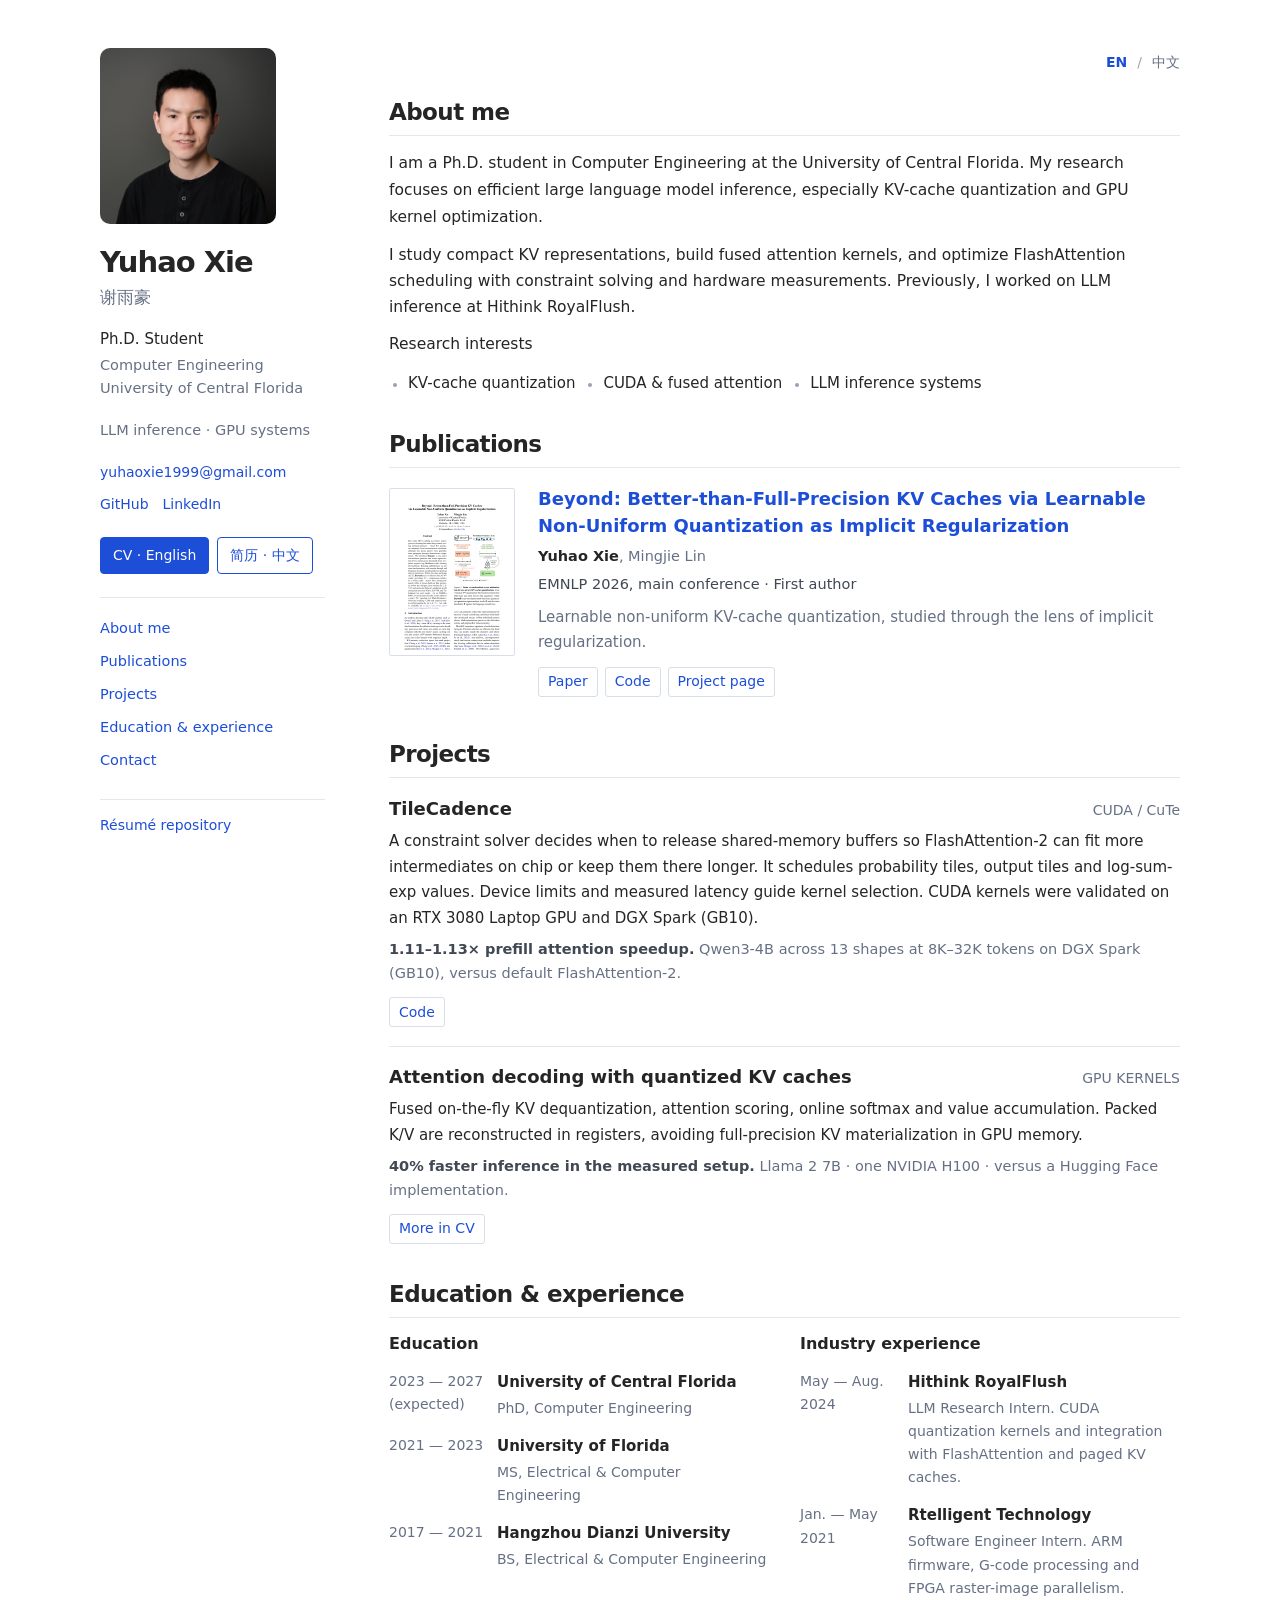
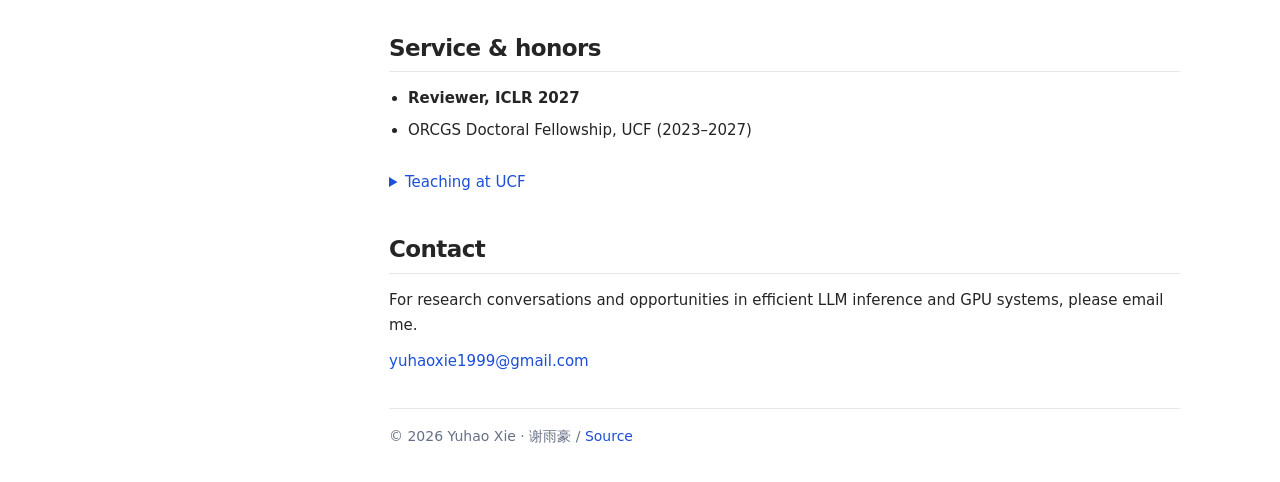
<file: index.html>
<!doctype html>
<html lang="en">
<head>
  <meta charset="utf-8"><meta name="viewport" content="width=device-width, initial-scale=1">
  <title>Yuhao Xie | LLM Inference &amp; GPU Systems</title><meta name="description" content="Yuhao Xie, Computer Engineering PhD student at UCF. Research in efficient LLM inference, KV-cache quantization, CUDA kernels and FlashAttention scheduling.">
  <meta name="theme-color" content="#1d4ed8"><meta name="color-scheme" content="light">
  <link rel="canonical" href="https://wsxhjnb1.github.io/"><link rel="alternate" hreflang="en" href="https://wsxhjnb1.github.io/"><link rel="alternate" hreflang="zh-CN" href="https://wsxhjnb1.github.io/zh/"><link rel="alternate" hreflang="x-default" href="https://wsxhjnb1.github.io/">
  <meta property="og:type" content="website"><meta property="og:title" content="Yuhao Xie | LLM Inference &amp; GPU Systems"><meta property="og:description" content="Yuhao Xie, Computer Engineering PhD student at UCF. Research in efficient LLM inference, KV-cache quantization, CUDA kernels and FlashAttention scheduling."><meta property="og:url" content="https://wsxhjnb1.github.io/">
  <link rel="icon" href="assets/favicon.svg?v=academic-20261105" type="image/svg+xml"><link rel="stylesheet" href="assets/styles.css?v=portrait-20261105">
</head>
<body>
<a class="skip-link" href="#main">Skip to content</a>
<div class="page-shell">
  <aside class="profile-sidebar" aria-label="Profile">
    <img class="profile-photo" src="assets/yuhao-xie.jpg" alt="Portrait of Yuhao Xie" width="3652" height="5489" fetchpriority="high" decoding="async">
    <h1 class="profile-name">Yuhao Xie</h1><p class="profile-native">谢雨豪</p>
    <p class="profile-role">Ph.D. Student</p><p class="profile-affiliation">Computer Engineering<br>University of Central Florida</p>
    <p class="profile-focus">LLM inference · GPU systems</p>
    <div class="profile-links"><a href="mailto:yuhaoxie1999@gmail.com" class="">yuhaoxie1999@gmail.com</a><a href="https://github.com/wsxhjnb1" class="">GitHub</a><a href="https://www.linkedin.com/in/yuhao-xie/" class="">LinkedIn</a></div>
    <div class="cv-links"><a href="assets/resume/yuhao_xie_resume_en.pdf" class="blue-button">CV · English</a><a href="assets/resume/yuhao_xie_resume_zh.pdf" class="outline-button">简历 · 中文</a></div>
    <nav class="profile-nav" aria-label="Navigation"><a href="#about" class="">About me</a><a href="#research" class="">Publications</a><a href="#projects" class="">Projects</a><a href="#background" class="">Education &amp; experience</a><a href="#contact" class="">Contact</a></nav>
    <p class="profile-note"><a href="https://github.com/wsxhjnb1/resume" class="">Résumé repository</a></p>
  </aside>
  <main class="content-column" id="main">
    <div class="site-tools"><div class="language-switch" aria-label="Language"><a href="./" lang="en" aria-current="page">EN</a><span aria-hidden="true">/</span><a href="zh/" lang="zh-CN">中文</a></div></div>
    <section class="cv-section section-intro" id="about"><h2>About me</h2>
      <p class="intro-lead">I am a Ph.D. student in Computer Engineering at the University of Central Florida. My research focuses on efficient large language model inference, especially KV-cache quantization and GPU kernel optimization.</p><p>I study compact KV representations, build fused attention kernels, and optimize FlashAttention scheduling with constraint solving and hardware measurements. Previously, I worked on LLM inference at Hithink RoyalFlush.</p>
      <p class="interests-label">Research interests</p><ul class="interest-list"><li>KV-cache quantization</li><li>CUDA &amp; fused attention</li><li>LLM inference systems</li></ul>
    </section>
    <section class="cv-section" id="research"><h2>Publications</h2>
      <article class="paper-entry">
        <a class="paper-cover-link" href="https://wsxhjnb1.github.io/Beyond-KV-Cache/paper/Beyond.pdf"><img class="paper-cover" src="assets/beyond-paper-preview.png" alt="First page of the Beyond paper" width="495" height="700"></a>
        <div class="paper-content"><h3 class="paper-title"><a href="https://wsxhjnb1.github.io/Beyond-KV-Cache/paper/Beyond.pdf" class="">Beyond: Better-than-Full-Precision KV Caches via Learnable Non-Uniform Quantization as Implicit Regularization</a></h3>
          <p class="paper-authors"><strong>Yuhao Xie</strong>, Mingjie Lin</p><p class="paper-venue">EMNLP 2026, main conference · First author</p>
          <p class="paper-summary">Learnable non-uniform KV-cache quantization, studied through the lens of implicit regularization.</p>
          <div class="resource-links"><a href="https://wsxhjnb1.github.io/Beyond-KV-Cache/paper/Beyond.pdf" class="">Paper</a><a href="https://github.com/wsxhjnb1/Beyond-KV-Cache" class="">Code</a><a href="https://wsxhjnb1.github.io/Beyond-KV-Cache/" class="">Project page</a></div>
        </div>
      </article>
    </section>
    <section class="cv-section" id="projects"><h2>Projects</h2>
      <article class="project-entry"><div class="project-heading"><h3>TileCadence</h3><span class="project-category">CUDA / CuTe</span></div>
        <p class="project-desc">A constraint solver decides when to release shared-memory buffers so FlashAttention-2 can fit more intermediates on chip or keep them there longer. It schedules probability tiles, output tiles and log-sum-exp values. Device limits and measured latency guide kernel selection. CUDA kernels were validated on an RTX 3080 Laptop GPU and DGX Spark (GB10).</p><p class="project-result"><strong>1.11–1.13× prefill attention speedup.</strong> Qwen3-4B across 13 shapes at 8K–32K tokens on DGX Spark (GB10), versus default FlashAttention-2.</p>
        <div class="resource-links"><a href="https://github.com/wsxhjnb1/TileCadence" class="">Code</a></div>
      </article>
      <article class="project-entry"><div class="project-heading"><h3>Attention decoding with quantized KV caches</h3><span class="project-category">GPU KERNELS</span></div>
        <p class="project-desc">Fused on-the-fly KV dequantization, attention scoring, online softmax and value accumulation. Packed K/V are reconstructed in registers, avoiding full-precision KV materialization in GPU memory.</p><p class="project-result"><strong>40% faster inference in the measured setup.</strong> Llama 2 7B · one NVIDIA H100 · versus a Hugging Face implementation.</p>
        <div class="resource-links"><a href="assets/resume/yuhao_xie_resume_en.pdf" class="">More in CV</a></div>
      </article>
    </section>
    <section class="cv-section" id="background"><h2>Education & experience</h2>
      <div class="background-grid"><div><h3>Education</h3><div class="timeline-entry"><span class="timeline-date">2023 — 2027 (expected)</span><div class="timeline-content"><h4>University of Central Florida</h4><p>PhD, Computer Engineering</p></div></div><div class="timeline-entry"><span class="timeline-date">2021 — 2023</span><div class="timeline-content"><h4>University of Florida</h4><p>MS, Electrical &amp; Computer Engineering</p></div></div><div class="timeline-entry"><span class="timeline-date">2017 — 2021</span><div class="timeline-content"><h4>Hangzhou Dianzi University</h4><p>BS, Electrical &amp; Computer Engineering</p></div></div></div><div><h3>Industry experience</h3><div class="timeline-entry"><span class="timeline-date">May — Aug. 2024</span><div class="timeline-content"><h4>Hithink RoyalFlush</h4><p>LLM Research Intern. CUDA quantization kernels and integration with FlashAttention and paged KV caches.</p></div></div><div class="timeline-entry"><span class="timeline-date">Jan. — May 2021</span><div class="timeline-content"><h4>Rtelligent Technology</h4><p>Software Engineer Intern. ARM firmware, G-code processing and FPGA raster-image parallelism.</p></div></div></div></div>
    </section>
    <section class="cv-section" id="service"><h2>Service & honors</h2>
      <ul class="service-list"><li><strong>Reviewer, ICLR 2027</strong></li><li>ORCGS Doctoral Fellowship, UCF (2023–2027)</li></ul>
      <details class="teaching-details"><summary>Teaching at UCF</summary><div class="teaching-columns"><div class="teaching-group"><h3>Instructor</h3><ul><li>Aug.–Dec. 2026 · Digital Systems (EEE3342C), Computer Organization (EEL3801C)</li><li>Aug. 2024–May 2025 · Computer Organization Lab</li></ul></div><div class="teaching-group"><h3>Teaching Assistant</h3><ul><li>Aug.–Dec. 2026 · Hardware Security and Trusted Circuit Design (EEE4346C)</li><li>May–Aug. 2025 · Junior Design</li></ul></div></div></details>
    </section>
    <section class="cv-section contact-section" id="contact"><h2>Contact</h2><p>For research conversations and opportunities in efficient LLM inference and GPU systems, please email me.</p><p><a href="mailto:yuhaoxie1999@gmail.com" class="">yuhaoxie1999@gmail.com</a></p></section>
    <footer class="site-footer">© 2026 Yuhao Xie · 谢雨豪 <span aria-hidden="true">/</span> <a href="https://github.com/wsxhjnb1/wsxhjnb1.github.io" class="">Source</a></footer>
  </main>
</div>
</body></html>
</file>
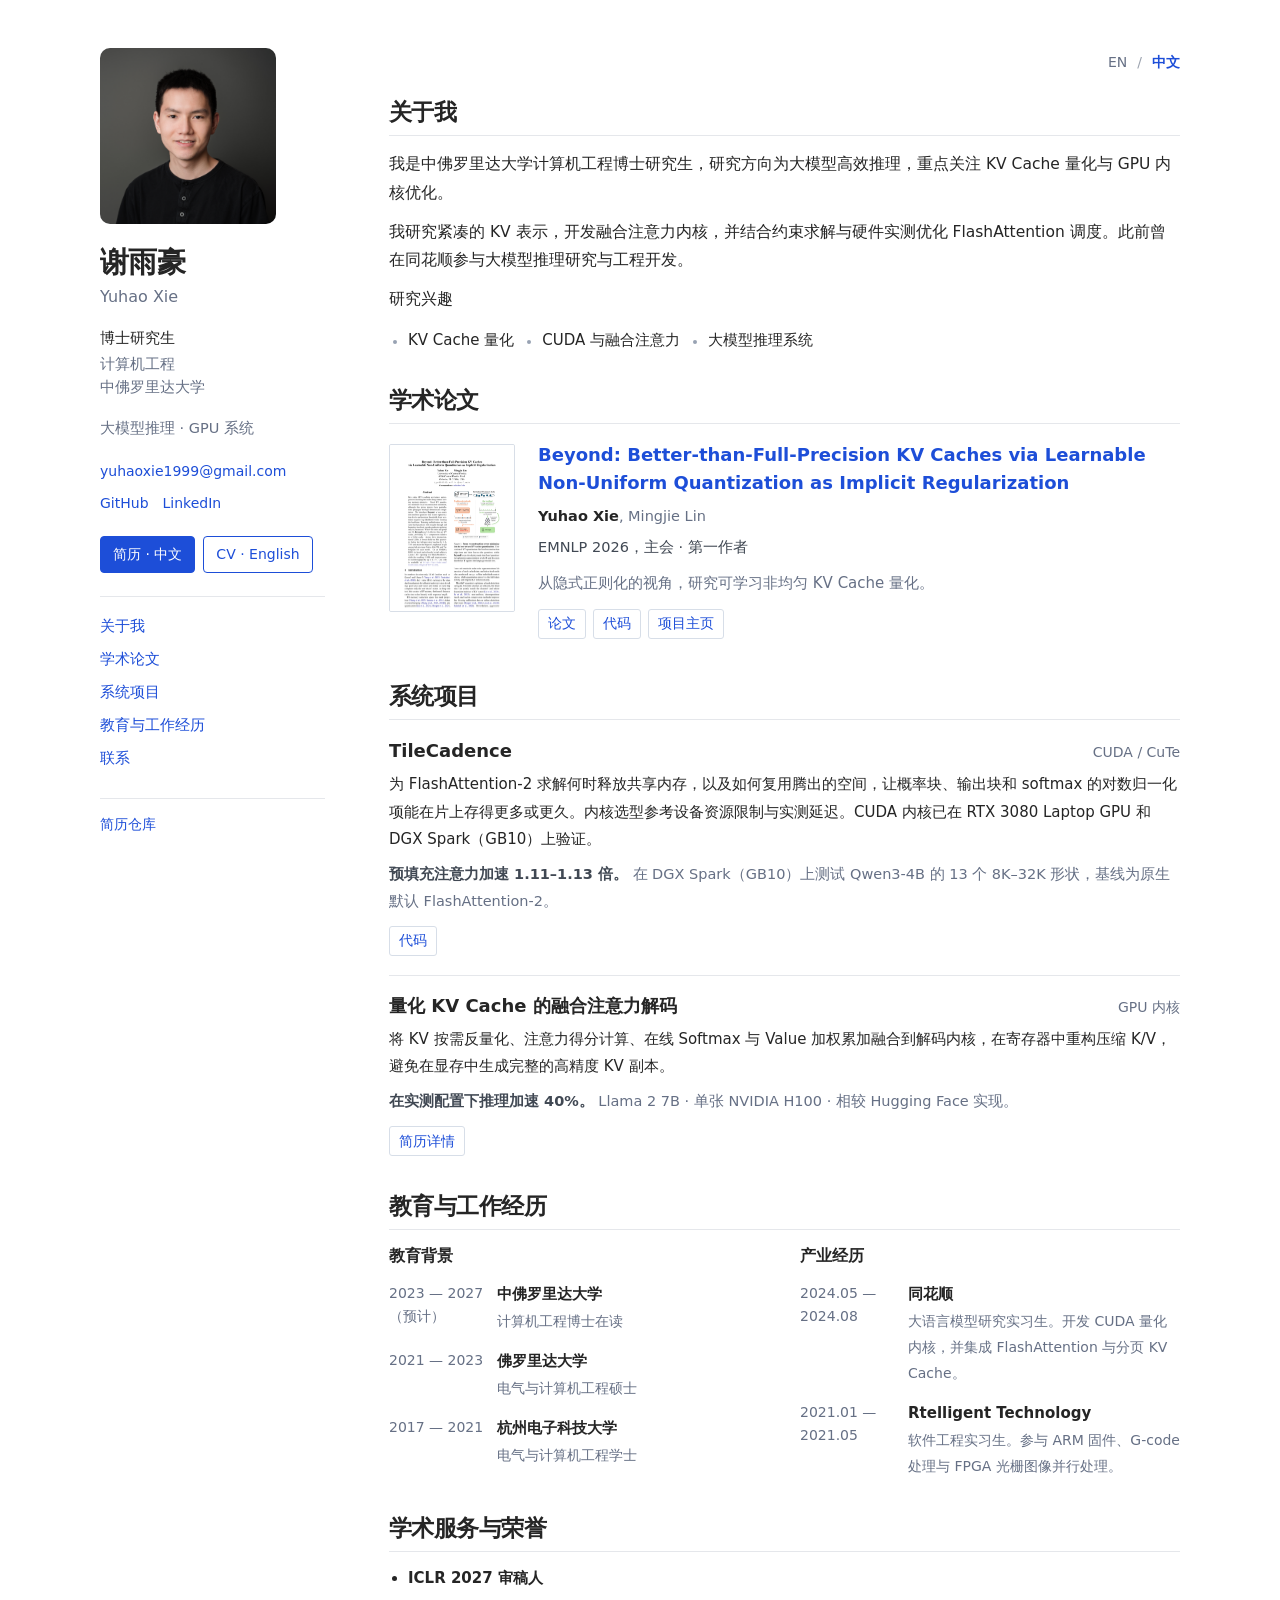
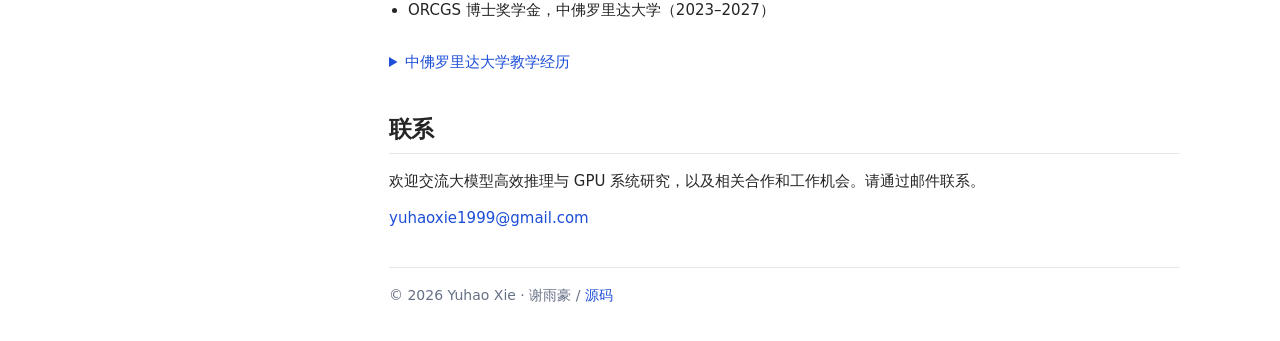
<file: zh/index.html>
<!doctype html>
<html lang="zh-CN">
<head>
  <meta charset="utf-8"><meta name="viewport" content="width=device-width, initial-scale=1">
  <title>谢雨豪 | 大模型推理与 GPU 系统</title><meta name="description" content="谢雨豪，中佛罗里达大学计算机工程博士在读，研究大模型高效推理、KV Cache 量化、CUDA 内核与 FlashAttention 调度。">
  <meta name="theme-color" content="#1d4ed8"><meta name="color-scheme" content="light">
  <link rel="canonical" href="https://wsxhjnb1.github.io/zh/"><link rel="alternate" hreflang="en" href="https://wsxhjnb1.github.io/"><link rel="alternate" hreflang="zh-CN" href="https://wsxhjnb1.github.io/zh/"><link rel="alternate" hreflang="x-default" href="https://wsxhjnb1.github.io/">
  <meta property="og:type" content="website"><meta property="og:title" content="谢雨豪 | 大模型推理与 GPU 系统"><meta property="og:description" content="谢雨豪，中佛罗里达大学计算机工程博士在读，研究大模型高效推理、KV Cache 量化、CUDA 内核与 FlashAttention 调度。"><meta property="og:url" content="https://wsxhjnb1.github.io/zh/">
  <link rel="icon" href="../assets/favicon.svg?v=academic-20261105" type="image/svg+xml"><link rel="stylesheet" href="../assets/styles.css?v=portrait-20261105">
</head>
<body>
<a class="skip-link" href="#main">跳转到正文</a>
<div class="page-shell">
  <aside class="profile-sidebar" aria-label="个人信息">
    <img class="profile-photo" src="../assets/yuhao-xie.jpg" alt="谢雨豪的照片" width="3652" height="5489" fetchpriority="high" decoding="async">
    <h1 class="profile-name">谢雨豪</h1><p class="profile-native">Yuhao Xie</p>
    <p class="profile-role">博士研究生</p><p class="profile-affiliation">计算机工程<br>中佛罗里达大学</p>
    <p class="profile-focus">大模型推理 · GPU 系统</p>
    <div class="profile-links"><a href="mailto:yuhaoxie1999@gmail.com" class="">yuhaoxie1999@gmail.com</a><a href="https://github.com/wsxhjnb1" class="">GitHub</a><a href="https://www.linkedin.com/in/yuhao-xie/" class="">LinkedIn</a></div>
    <div class="cv-links"><a href="../assets/resume/yuhao_xie_resume_zh.pdf" class="blue-button">简历 · 中文</a><a href="../assets/resume/yuhao_xie_resume_en.pdf" class="outline-button">CV · English</a></div>
    <nav class="profile-nav" aria-label="导航"><a href="#about" class="">关于我</a><a href="#research" class="">学术论文</a><a href="#projects" class="">系统项目</a><a href="#background" class="">教育与工作经历</a><a href="#contact" class="">联系</a></nav>
    <p class="profile-note"><a href="https://github.com/wsxhjnb1/resume" class="">简历仓库</a></p>
  </aside>
  <main class="content-column" id="main">
    <div class="site-tools"><div class="language-switch" aria-label="Language"><a href="../" lang="en">EN</a><span aria-hidden="true">/</span><a href="./" lang="zh-CN" aria-current="page">中文</a></div></div>
    <section class="cv-section section-intro" id="about"><h2>关于我</h2>
      <p class="intro-lead">我是中佛罗里达大学计算机工程博士研究生，研究方向为大模型高效推理，重点关注 KV Cache 量化与 GPU 内核优化。</p><p>我研究紧凑的 KV 表示，开发融合注意力内核，并结合约束求解与硬件实测优化 FlashAttention 调度。此前曾在同花顺参与大模型推理研究与工程开发。</p>
      <p class="interests-label">研究兴趣</p><ul class="interest-list"><li>KV Cache 量化</li><li>CUDA 与融合注意力</li><li>大模型推理系统</li></ul>
    </section>
    <section class="cv-section" id="research"><h2>学术论文</h2>
      <article class="paper-entry">
        <a class="paper-cover-link" href="https://wsxhjnb1.github.io/Beyond-KV-Cache/paper/Beyond.pdf"><img class="paper-cover" src="../assets/beyond-paper-preview.png" alt="Beyond 论文首页" width="495" height="700"></a>
        <div class="paper-content"><h3 class="paper-title"><a href="https://wsxhjnb1.github.io/Beyond-KV-Cache/paper/Beyond.pdf" class="">Beyond: Better-than-Full-Precision KV Caches via Learnable Non-Uniform Quantization as Implicit Regularization</a></h3>
          <p class="paper-authors"><strong>Yuhao Xie</strong>, Mingjie Lin</p><p class="paper-venue">EMNLP 2026，主会 · 第一作者</p>
          <p class="paper-summary">从隐式正则化的视角，研究可学习非均匀 KV Cache 量化。</p>
          <div class="resource-links"><a href="https://wsxhjnb1.github.io/Beyond-KV-Cache/paper/Beyond.pdf" class="">论文</a><a href="https://github.com/wsxhjnb1/Beyond-KV-Cache" class="">代码</a><a href="https://wsxhjnb1.github.io/Beyond-KV-Cache/" class="">项目主页</a></div>
        </div>
      </article>
    </section>
    <section class="cv-section" id="projects"><h2>系统项目</h2>
      <article class="project-entry"><div class="project-heading"><h3>TileCadence</h3><span class="project-category">CUDA / CuTe</span></div>
        <p class="project-desc">为 FlashAttention-2 求解何时释放共享内存，以及如何复用腾出的空间，让概率块、输出块和 softmax 的对数归一化项能在片上存得更多或更久。内核选型参考设备资源限制与实测延迟。CUDA 内核已在 RTX 3080 Laptop GPU 和 DGX Spark（GB10）上验证。</p><p class="project-result"><strong>预填充注意力加速 1.11–1.13 倍。</strong> 在 DGX Spark（GB10）上测试 Qwen3-4B 的 13 个 8K–32K 形状，基线为原生默认 FlashAttention-2。</p>
        <div class="resource-links"><a href="https://github.com/wsxhjnb1/TileCadence" class="">代码</a></div>
      </article>
      <article class="project-entry"><div class="project-heading"><h3>量化 KV Cache 的融合注意力解码</h3><span class="project-category">GPU 内核</span></div>
        <p class="project-desc">将 KV 按需反量化、注意力得分计算、在线 Softmax 与 Value 加权累加融合到解码内核，在寄存器中重构压缩 K/V，避免在显存中生成完整的高精度 KV 副本。</p><p class="project-result"><strong>在实测配置下推理加速 40%。</strong> Llama 2 7B · 单张 NVIDIA H100 · 相较 Hugging Face 实现。</p>
        <div class="resource-links"><a href="../assets/resume/yuhao_xie_resume_zh.pdf" class="">简历详情</a></div>
      </article>
    </section>
    <section class="cv-section" id="background"><h2>教育与工作经历</h2>
      <div class="background-grid"><div><h3>教育背景</h3><div class="timeline-entry"><span class="timeline-date">2023 — 2027（预计）</span><div class="timeline-content"><h4>中佛罗里达大学</h4><p>计算机工程博士在读</p></div></div><div class="timeline-entry"><span class="timeline-date">2021 — 2023</span><div class="timeline-content"><h4>佛罗里达大学</h4><p>电气与计算机工程硕士</p></div></div><div class="timeline-entry"><span class="timeline-date">2017 — 2021</span><div class="timeline-content"><h4>杭州电子科技大学</h4><p>电气与计算机工程学士</p></div></div></div><div><h3>产业经历</h3><div class="timeline-entry"><span class="timeline-date">2024.05 — 2024.08</span><div class="timeline-content"><h4>同花顺</h4><p>大语言模型研究实习生。开发 CUDA 量化内核，并集成 FlashAttention 与分页 KV Cache。</p></div></div><div class="timeline-entry"><span class="timeline-date">2021.01 — 2021.05</span><div class="timeline-content"><h4>Rtelligent Technology</h4><p>软件工程实习生。参与 ARM 固件、G-code 处理与 FPGA 光栅图像并行处理。</p></div></div></div></div>
    </section>
    <section class="cv-section" id="service"><h2>学术服务与荣誉</h2>
      <ul class="service-list"><li><strong>ICLR 2027 审稿人</strong></li><li>ORCGS 博士奖学金，中佛罗里达大学（2023–2027）</li></ul>
      <details class="teaching-details"><summary>中佛罗里达大学教学经历</summary><div class="teaching-columns"><div class="teaching-group"><h3>讲师</h3><ul><li>2026.08–2026.12 · 数字系统（EEE3342C）、计算机组成（EEL3801C）</li><li>2024.08–2025.05 · 计算机组成实验课程</li></ul></div><div class="teaching-group"><h3>助教</h3><ul><li>2026.08–2026.12 · 硬件安全与可信电路设计（EEE4346C）</li><li>2025.05–2025.08 · Junior Design</li></ul></div></div></details>
    </section>
    <section class="cv-section contact-section" id="contact"><h2>联系</h2><p>欢迎交流大模型高效推理与 GPU 系统研究，以及相关合作和工作机会。请通过邮件联系。</p><p><a href="mailto:yuhaoxie1999@gmail.com" class="">yuhaoxie1999@gmail.com</a></p></section>
    <footer class="site-footer">© 2026 Yuhao Xie · 谢雨豪 <span aria-hidden="true">/</span> <a href="https://github.com/wsxhjnb1/wsxhjnb1.github.io" class="">源码</a></footer>
  </main>
</div>
</body></html>
</file>
<file: assets/styles.css>
/* Compact bilingual academic profile. System fonts; no remote dependencies. */
:root {
  color-scheme: light;
  --page-width: 1080px;
  --text: #252525;
  --muted: #667085;
  --blue: #1d4ed8;
  --rule: #e5e7eb;
  --font: system-ui, -apple-system, BlinkMacSystemFont, "Segoe UI", Arial, "Microsoft YaHei", "PingFang SC", sans-serif;
}

*, *::before, *::after { box-sizing: border-box; }
html { scroll-behavior: smooth; scroll-padding-top: 28px; -webkit-text-size-adjust: 100%; }
body {
  margin: 0;
  background: #fff;
  color: var(--text);
  font-family: var(--font);
  font-size: 15.5px;
  line-height: 1.7;
  overflow-wrap: break-word;
  -webkit-font-smoothing: antialiased;
}
::selection { background: #dbeafe; color: #172554; }
a { color: var(--blue); text-decoration: none; text-underline-offset: 3px; }
a:hover { color: #163daa; text-decoration: underline; }
:focus-visible { outline: 2px solid var(--blue); outline-offset: 4px; border-radius: 2px; }
img, svg { max-width: 100%; }
button, input, textarea { font: inherit; }

.skip-link {
  position: fixed;
  top: 12px;
  left: 12px;
  z-index: 100;
  padding: 9px 15px;
  background: #fff;
  color: var(--blue);
  border: 1px solid var(--blue);
  border-radius: 3px;
  transform: translateY(-180%);
}
.skip-link:focus { transform: translateY(0); }

.page-shell {
  position: relative;
  display: grid;
  grid-template-columns: 225px minmax(0, 1fr);
  align-items: start;
  gap: 64px;
  width: min(var(--page-width), calc(100% - 64px));
  margin-inline: auto;
  padding-block: 48px 30px;
}
.profile-sidebar { position: sticky; top: 40px; min-width: 0; }
.profile-photo {
  display: block;
  width: 176px;
  height: 176px;
  margin: 0 0 20px;
  border-radius: 10px;
  object-fit: cover;
  object-position: 50% 20%;
  background: #f3f4f6;
}
@media (min-width: 821px) and (max-height: 900px) {
  .profile-sidebar { position: static; }
}
.profile-name {
  margin: 0 0 3px;
  font-size: 29px;
  font-weight: 650;
  letter-spacing: -.035em;
  line-height: 1.3;
}
.profile-native { margin: 0 0 17px; color: var(--muted); font-size: 17px; line-height: 1.5; }
.profile-role { margin: 0 0 3px; font-size: 15px; font-weight: 500; line-height: 1.6; }
.profile-affiliation { margin: 0; color: var(--muted); font-size: 14.5px; line-height: 1.6; }
.profile-focus { margin: 17px 0 0; color: var(--muted); font-size: 14.5px; line-height: 1.7; }
.profile-links { display: flex; flex-wrap: wrap; gap: 2px 14px; margin-top: 16px; }
.profile-links a { display: inline-flex; align-items: center; gap: 5px; min-height: 30px; font-size: 14px; }
.profile-links svg { display: inline-block; width: 15px; height: 15px; }
.cv-links { display: flex; flex-wrap: wrap; gap: 8px; margin-top: 17px; }
.blue-button, .outline-button {
  display: inline-flex;
  align-items: center;
  justify-content: center;
  min-height: 37px;
  padding: 7px 12px;
  border: 1px solid var(--blue);
  border-radius: 4px;
  font-size: 14px;
  font-weight: 500;
  line-height: 1.5;
  text-align: center;
  transition: background-color 140ms ease, border-color 140ms ease;
}
.blue-button { background: var(--blue); color: #fff; }
.blue-button:hover { background: #1e40af; border-color: #1e40af; color: #fff; text-decoration: none; }
.outline-button { background: #fff; color: var(--blue); }
.outline-button:hover { background: #eff6ff; color: var(--blue); text-decoration: none; }
.profile-nav { display: grid; gap: 1px; margin-top: 23px; padding-top: 14px; border-top: 1px solid var(--rule); }
.profile-nav a { display: inline-flex; align-items: center; min-height: 32px; font-size: 14.5px; }
.profile-note { margin: 23px 0 0; padding-top: 14px; border-top: 1px solid var(--rule); color: var(--muted); font-size: 14px; line-height: 1.65; }
.content-column { min-width: 0; }
.site-tools { display: flex; justify-content: flex-end; align-items: center; min-height: 30px; margin-bottom: 18px; }
.language-switch { display: inline-flex; align-items: center; gap: 10px; color: #9ca3af; font-size: 14px; }
.language-switch a { display: inline-flex; align-items: center; min-height: 30px; color: var(--muted); }
.language-switch a[aria-current="page"] { color: var(--blue); font-weight: 650; }

.cv-section { margin-top: 32px; scroll-margin-top: 28px; }
.cv-section:first-of-type { margin-top: 0; }
.cv-section > h2 {
  margin: 0 0 14px;
  padding-bottom: 7px;
  border-bottom: 1px solid var(--rule);
  font-size: 23px;
  font-weight: 600;
  letter-spacing: -.025em;
  line-height: 1.4;
}
.cv-section p { margin-block: 10px 0; }
.cv-section h3 { font-size: 17px; font-weight: 600; line-height: 1.5; }
.intro-lead { margin-top: 0 !important; font-size: 15.5px; line-height: 1.75; }
.interest-list { display: flex; flex-wrap: wrap; gap: 3px 27px; margin: 14px 0 0; padding-left: 18px; }
.interest-list li { padding-left: 1px; font-size: 15px; line-height: 1.65; }
.interest-list li::marker { color: #98a2b3; font-size: .8em; }

.paper-entry { display: grid; grid-template-columns: 126px minmax(0, 1fr); align-items: start; gap: 23px; padding-block: 6px 9px; }
.paper-cover-link { display: block; width: 126px; text-decoration: none; }
.paper-cover {
  display: block;
  width: 126px;
  height: 168px;
  border: 1px solid #d8dee7;
  border-radius: 2px;
  background: #f8fafc;
  object-fit: cover;
  object-position: top;
}
.paper-cover-link:hover .paper-cover { border-color: #93b4ee; }
.paper-content { min-width: 0; }
.paper-content .paper-title { margin: -3px 0 6px; font-size: 18px; font-weight: 600; line-height: 1.5; overflow-wrap: anywhere; }
.paper-title a { color: var(--blue); }
.paper-content .paper-authors { margin: 0; color: var(--muted); font-size: 14.5px; line-height: 1.65; }
.paper-authors strong { color: var(--text); font-weight: 600; }
.paper-content .paper-venue { margin: 4px 0 0; color: #404853; font-size: 14.5px; line-height: 1.6; }
.paper-content .paper-summary { margin: 9px 0 0; color: var(--muted); font-size: 15px; line-height: 1.7; }
.resource-links { display: flex; flex-wrap: wrap; gap: 7px; margin-top: 11px; }
.resource-links a {
  display: inline-flex;
  align-items: center;
  justify-content: center;
  min-height: 30px;
  padding: 3px 9px;
  border: 1px solid #d7dee8;
  border-radius: 3px;
  background: #fff;
  color: var(--blue);
  font-size: 14px;
  line-height: 1.5;
}
.resource-links a:hover { border-color: #a5b9e7; background: #f7faff; text-decoration: none; }

.project-entry { padding-block: 16px 19px; border-bottom: 1px solid var(--rule); }
.project-entry:first-of-type { padding-top: 3px; }
.project-entry:last-child { padding-bottom: 2px; border-bottom: 0; }
.project-heading { display: flex; align-items: baseline; justify-content: space-between; gap: 8px 15px; }
.project-heading h3 { min-width: 0; margin: 0; font-size: 18px; font-weight: 600; line-height: 1.5; }
.project-category { flex: 0 0 auto; color: var(--muted); font-size: 14px; font-weight: 400; line-height: 1.5; }
.project-entry .project-desc { margin: 7px 0 0; font-size: 15px; line-height: 1.7; }
.project-entry .project-result { margin: 7px 0 0; color: var(--muted); font-size: 14.5px; line-height: 1.65; }
.project-result strong { color: #404853; font-weight: 600; }

.background-grid { display: grid; grid-template-columns: repeat(2, minmax(0, 1fr)); gap: 31px; }
.background-grid > div { min-width: 0; }
.background-grid > div > h3 { margin: 0 0 13px; font-size: 16px; font-weight: 600; }
.timeline-entry { display: grid; grid-template-columns: 96px minmax(0, 1fr); gap: 12px; margin-top: 14px; }
.timeline-date { color: var(--muted); font-size: 14px; line-height: 1.65; }
.timeline-content { min-width: 0; }
.timeline-content > h4 { margin: 0; font-size: 15px; font-weight: 600; line-height: 1.6; }
.timeline-content > p { margin: 3px 0 0; color: var(--muted); font-size: 14px; line-height: 1.65; }
.service-list { margin: 11px 0 0; padding-left: 19px; }
.service-list li { margin: 7px 0; font-size: 15px; line-height: 1.7; }
.service-list strong { font-weight: 600; }
.teaching-details { margin-top: 20px; }
.teaching-details > summary { width: fit-content; padding: 6px 0; cursor: pointer; color: var(--blue); font-size: 15px; font-weight: 500; }
.teaching-details > summary::marker { color: var(--blue); }
.teaching-columns { display: grid; grid-template-columns: repeat(2, minmax(0, 1fr)); gap: 29px; padding-top: 11px; }
.teaching-group { min-width: 0; }
.teaching-group > h3 { margin: 0 0 8px; font-size: 15px; font-weight: 600; }
.teaching-group ul { margin: 0; padding-left: 19px; }
.teaching-group li { margin: 6px 0; color: var(--muted); font-size: 14px; line-height: 1.65; }
.contact-section p { font-size: 15px; }
.contact-section a { overflow-wrap: anywhere; }
.site-footer { margin-top: 34px; padding-block: 16px 4px; border-top: 1px solid var(--rule); color: var(--muted); font-size: 14px; line-height: 1.65; }
.site-footer p { margin: 0; }
.site-footer a { overflow-wrap: anywhere; }

html[lang="zh-CN"] .profile-name { font-family: "Microsoft YaHei", "PingFang SC", var(--font); letter-spacing: -.025em; }
html[lang="zh-CN"] .profile-native { font-size: 16px; }
html[lang="zh-CN"] .cv-section p,
html[lang="zh-CN"] .project-desc { line-height: 1.85; }
html[lang="zh-CN"] .paper-title { line-height: 1.55; }

@media (max-width: 1040px) {
  .page-shell { grid-template-columns: 205px minmax(0, 1fr); gap: 38px; width: calc(100% - 48px); }
  .background-grid { grid-template-columns: minmax(0, 1fr); gap: 25px; }
  .timeline-entry { grid-template-columns: 115px minmax(0, 1fr); }
  .project-heading { flex-wrap: wrap; gap: 3px 13px; }
}

@media (max-width: 820px) {
  .page-shell { grid-template-columns: minmax(0, 1fr); gap: 26px; padding-top: 28px; }
  .profile-sidebar { position: static; padding-bottom: 22px; border-bottom: 1px solid var(--rule); }
  .profile-photo { width: 140px; height: 140px; margin-bottom: 16px; }
  .profile-name { padding-right: 100px; font-size: 29px; }
  .profile-native { margin-bottom: 12px; }
  .profile-focus { max-width: 65ch; margin-top: 10px; }
  .profile-links { margin-top: 10px; }
  .profile-links a { min-height: 34px; }
  .cv-links { margin-top: 11px; }
  .blue-button, .outline-button { min-height: 40px; }
  .profile-nav { display: flex; flex-wrap: wrap; gap: 2px 21px; margin-top: 14px; padding-top: 10px; }
  .profile-nav a { min-height: 36px; }
  .profile-note { margin-top: 10px; padding-top: 0; border-top: 0; }
  .site-tools { position: absolute; top: 28px; right: 0; margin: 0; }
  .language-switch a { min-height: 34px; }
  .cv-section { margin-top: 29px; }
  .background-grid { grid-template-columns: repeat(2, minmax(0, 1fr)); gap: 28px; }
  .timeline-entry { grid-template-columns: minmax(0, 1fr); gap: 2px; margin-top: 15px; }
}

@media (max-width: 540px) {
  .page-shell { width: calc(100% - 36px); gap: 23px; padding-block: 24px 22px; }
  .profile-name { padding-right: 85px; font-size: 28px; }
  .profile-native { font-size: 16px; }
  .profile-role, .profile-affiliation { font-size: 14px; }
  .profile-focus { font-size: 14px; }
  .profile-links { gap: 2px 18px; margin-top: 7px; }
  .profile-links a { min-height: 38px; }
  .cv-links { gap: 8px; margin-top: 8px; }
  .blue-button, .outline-button { min-height: 42px; padding-inline: 13px; }
  .profile-nav { gap: 1px 18px; margin-top: 12px; padding-top: 7px; }
  .profile-nav a { min-height: 40px; font-size: 14px; }
  .profile-note { font-size: 14px; }
  .site-tools { top: 22px; }
  .language-switch { gap: 8px; font-size: 14px; }
  .language-switch a { min-height: 38px; }
  .cv-section { margin-top: 27px; }
  .cv-section > h2 { margin-bottom: 13px; font-size: 23px; }
  .intro-lead { font-size: 15px; }
  .interest-list { gap: 4px 24px; margin-top: 12px; }
  .interest-list li { font-size: 14px; }
  .paper-entry { grid-template-columns: 110px minmax(0, 1fr); gap: 15px; }
  .paper-cover-link { width: 110px; }
  .paper-cover { width: 110px; height: 150px; }
  .paper-content .paper-title { font-size: 16.5px; line-height: 1.55; }
  .paper-content .paper-authors,
  .paper-content .paper-venue { font-size: 14px; }
  .paper-content .paper-summary { font-size: 14px; line-height: 1.7; }
  .resource-links { gap: 6px; margin-top: 10px; }
  .resource-links a { min-height: 34px; padding-inline: 8px; font-size: 14px; }
  .project-heading h3 { font-size: 17px; }
  .project-category { font-size: 14px; }
  .project-entry .project-desc { font-size: 14.5px; }
  .project-entry .project-result { font-size: 14px; }
  .background-grid { grid-template-columns: minmax(0, 1fr); gap: 24px; }
  .timeline-entry { grid-template-columns: 98px minmax(0, 1fr); gap: 12px; margin-top: 13px; }
  .teaching-columns { grid-template-columns: minmax(0, 1fr); gap: 19px; }
  .teaching-details > summary { min-height: 40px; }
  .site-footer { margin-top: 29px; font-size: 14px; }
}

@media (max-width: 360px) {
  .paper-entry { grid-template-columns: minmax(0, 1fr); gap: 15px; }
  .paper-cover-link { width: 110px; }
}

@media (prefers-reduced-motion: reduce) {
  html { scroll-behavior: auto; }
  *, *::before, *::after { animation: none !important; transition: none !important; }
}
</file>
